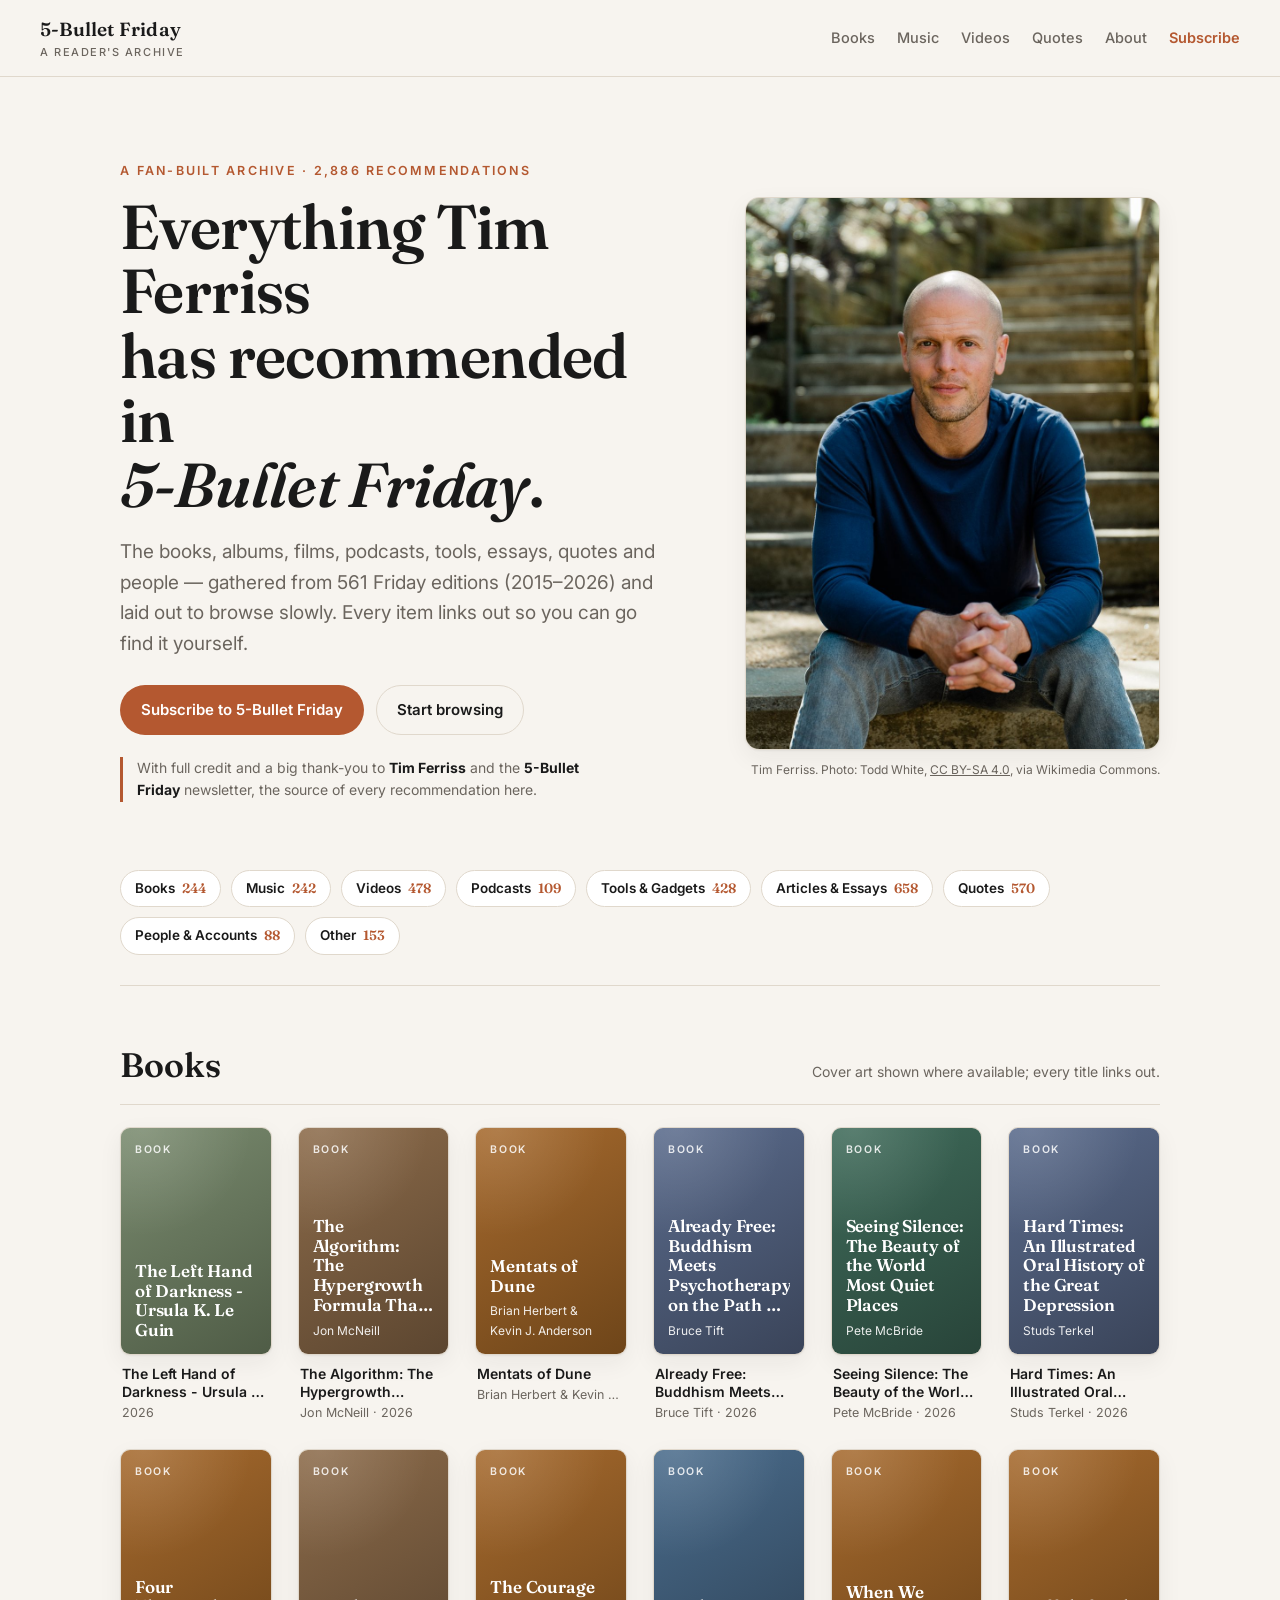
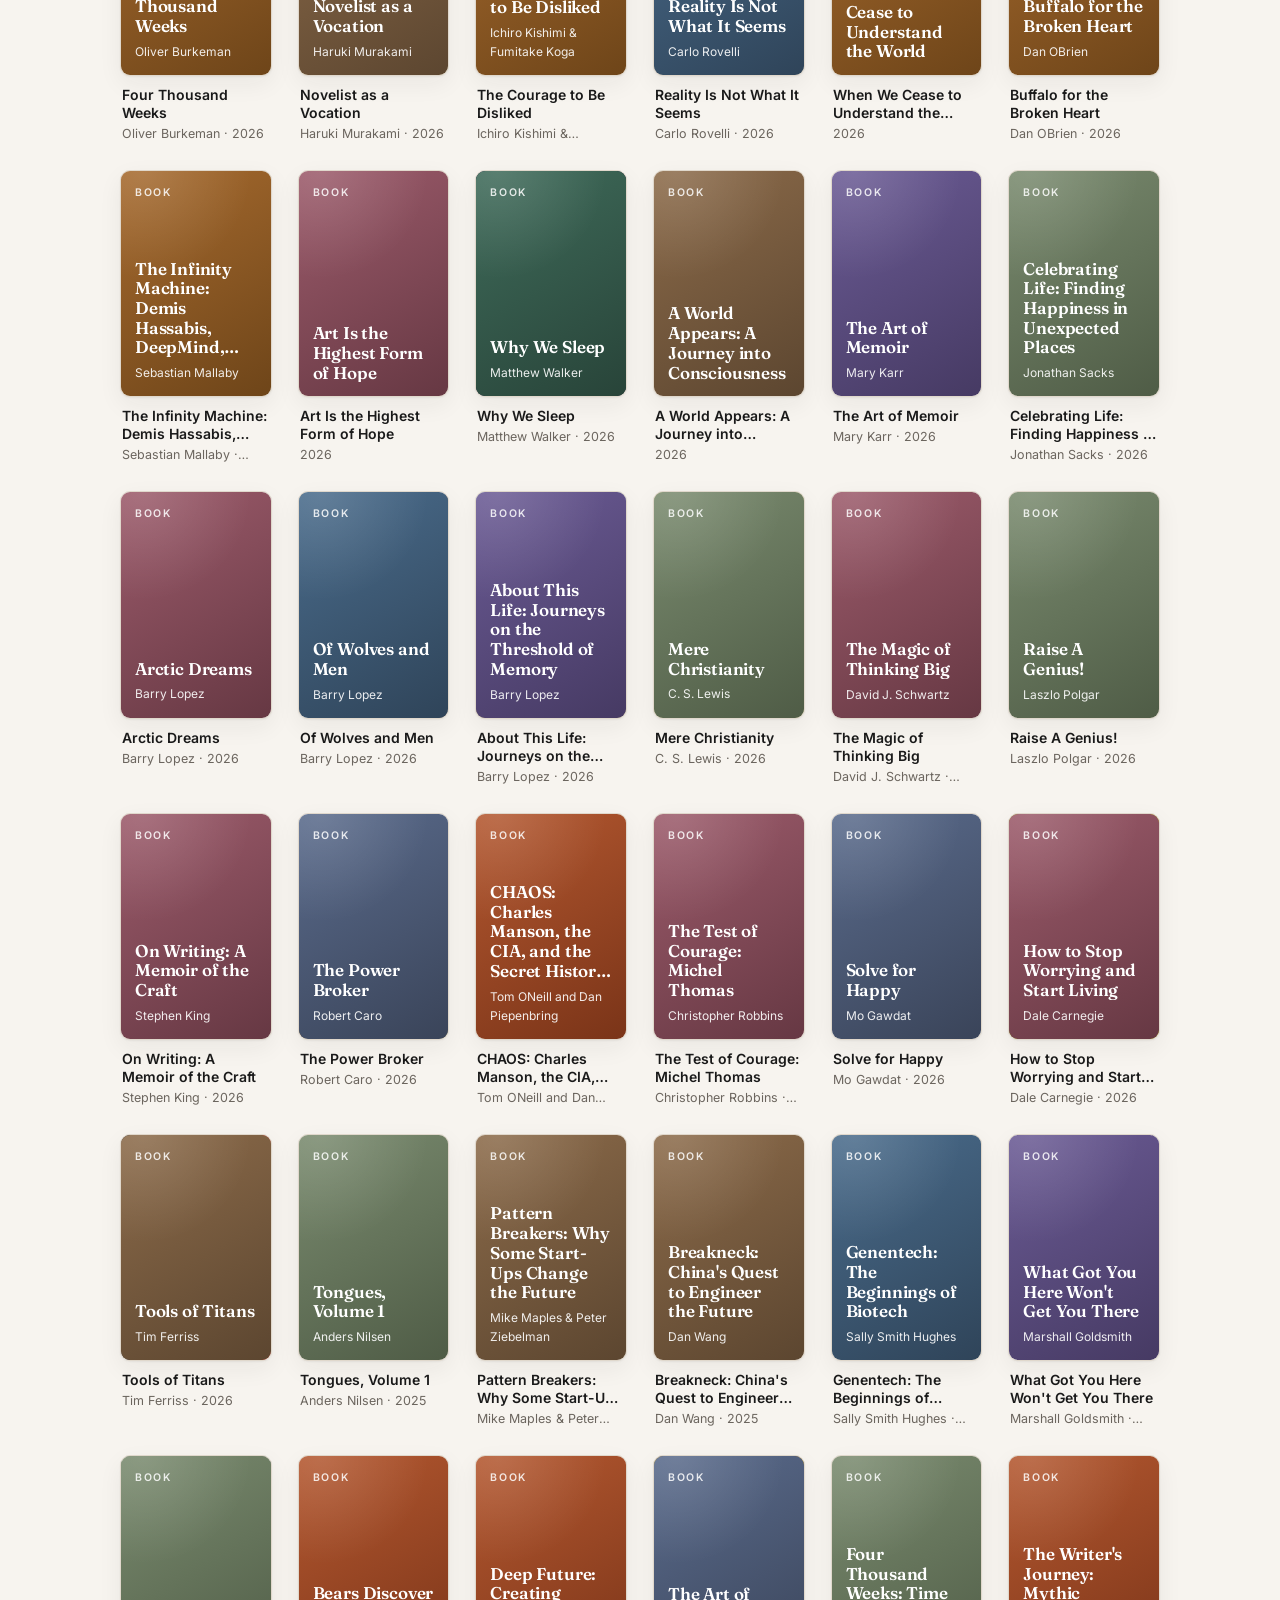
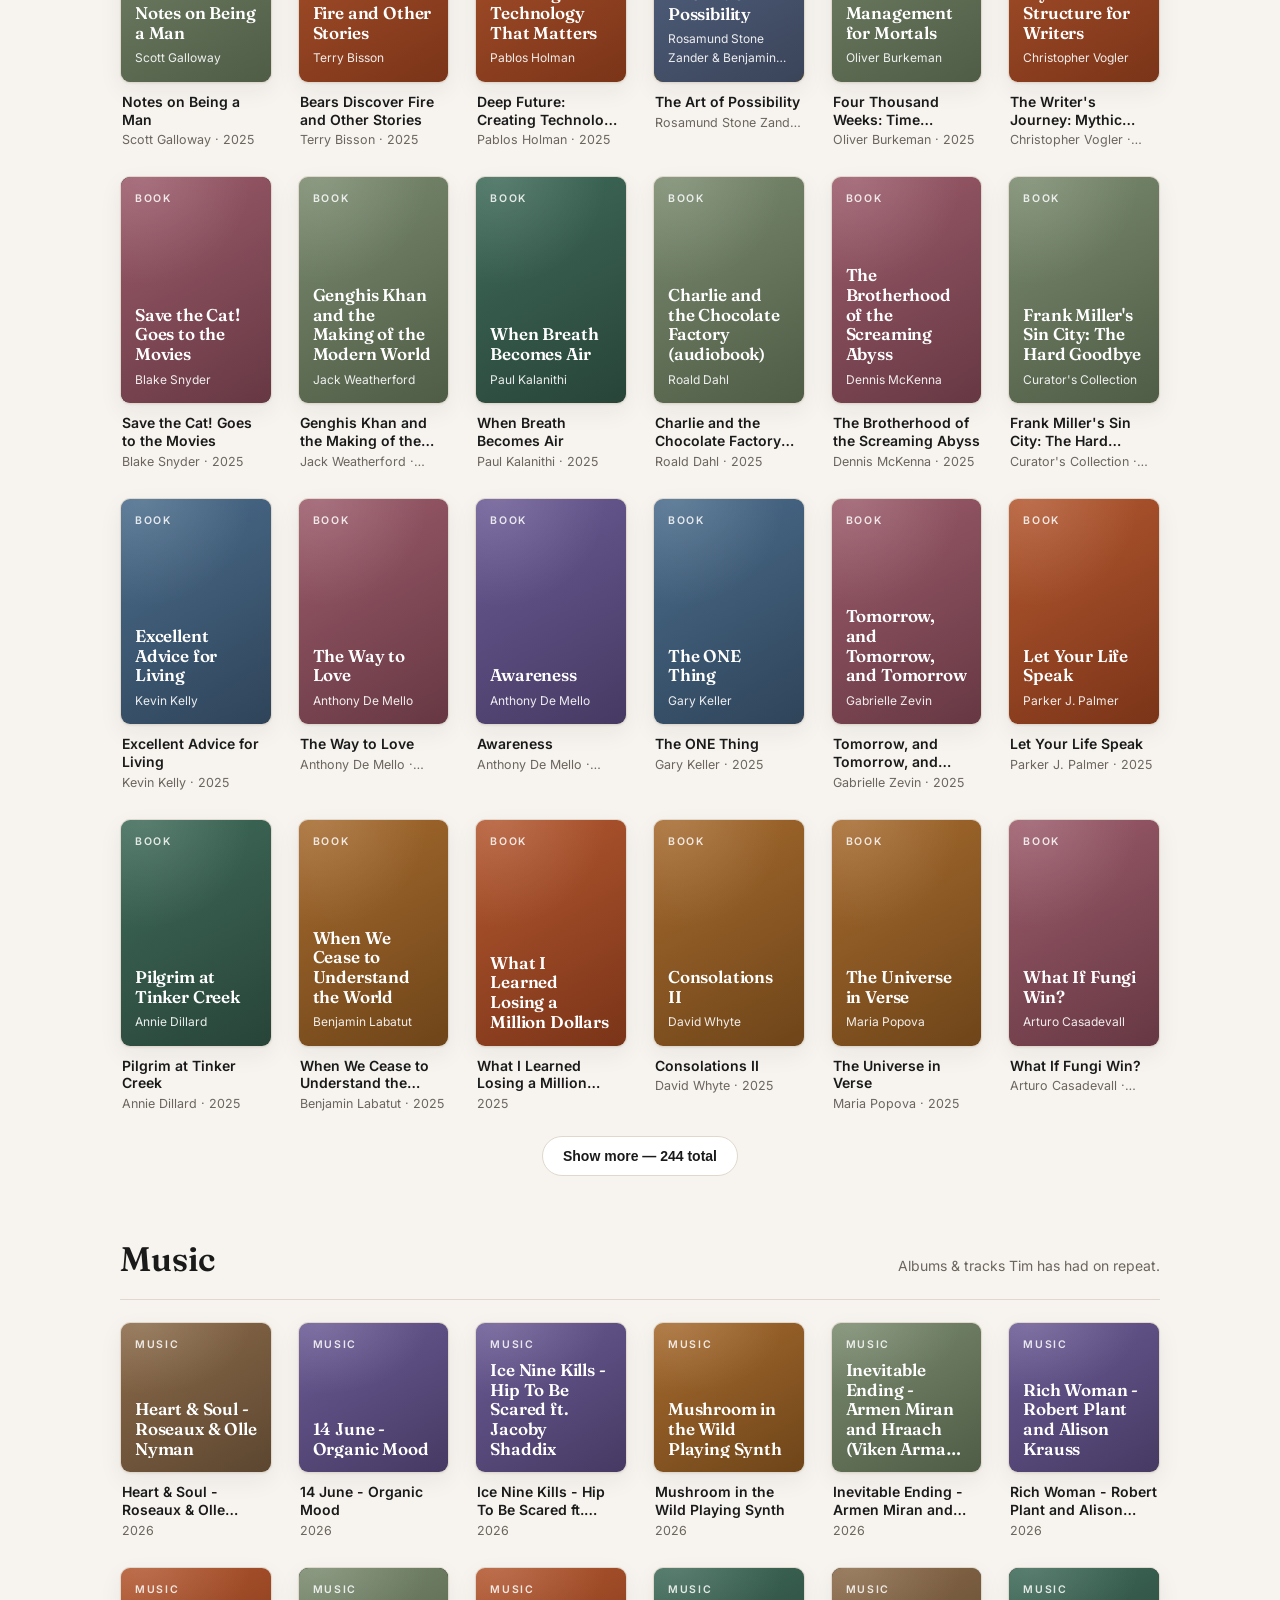
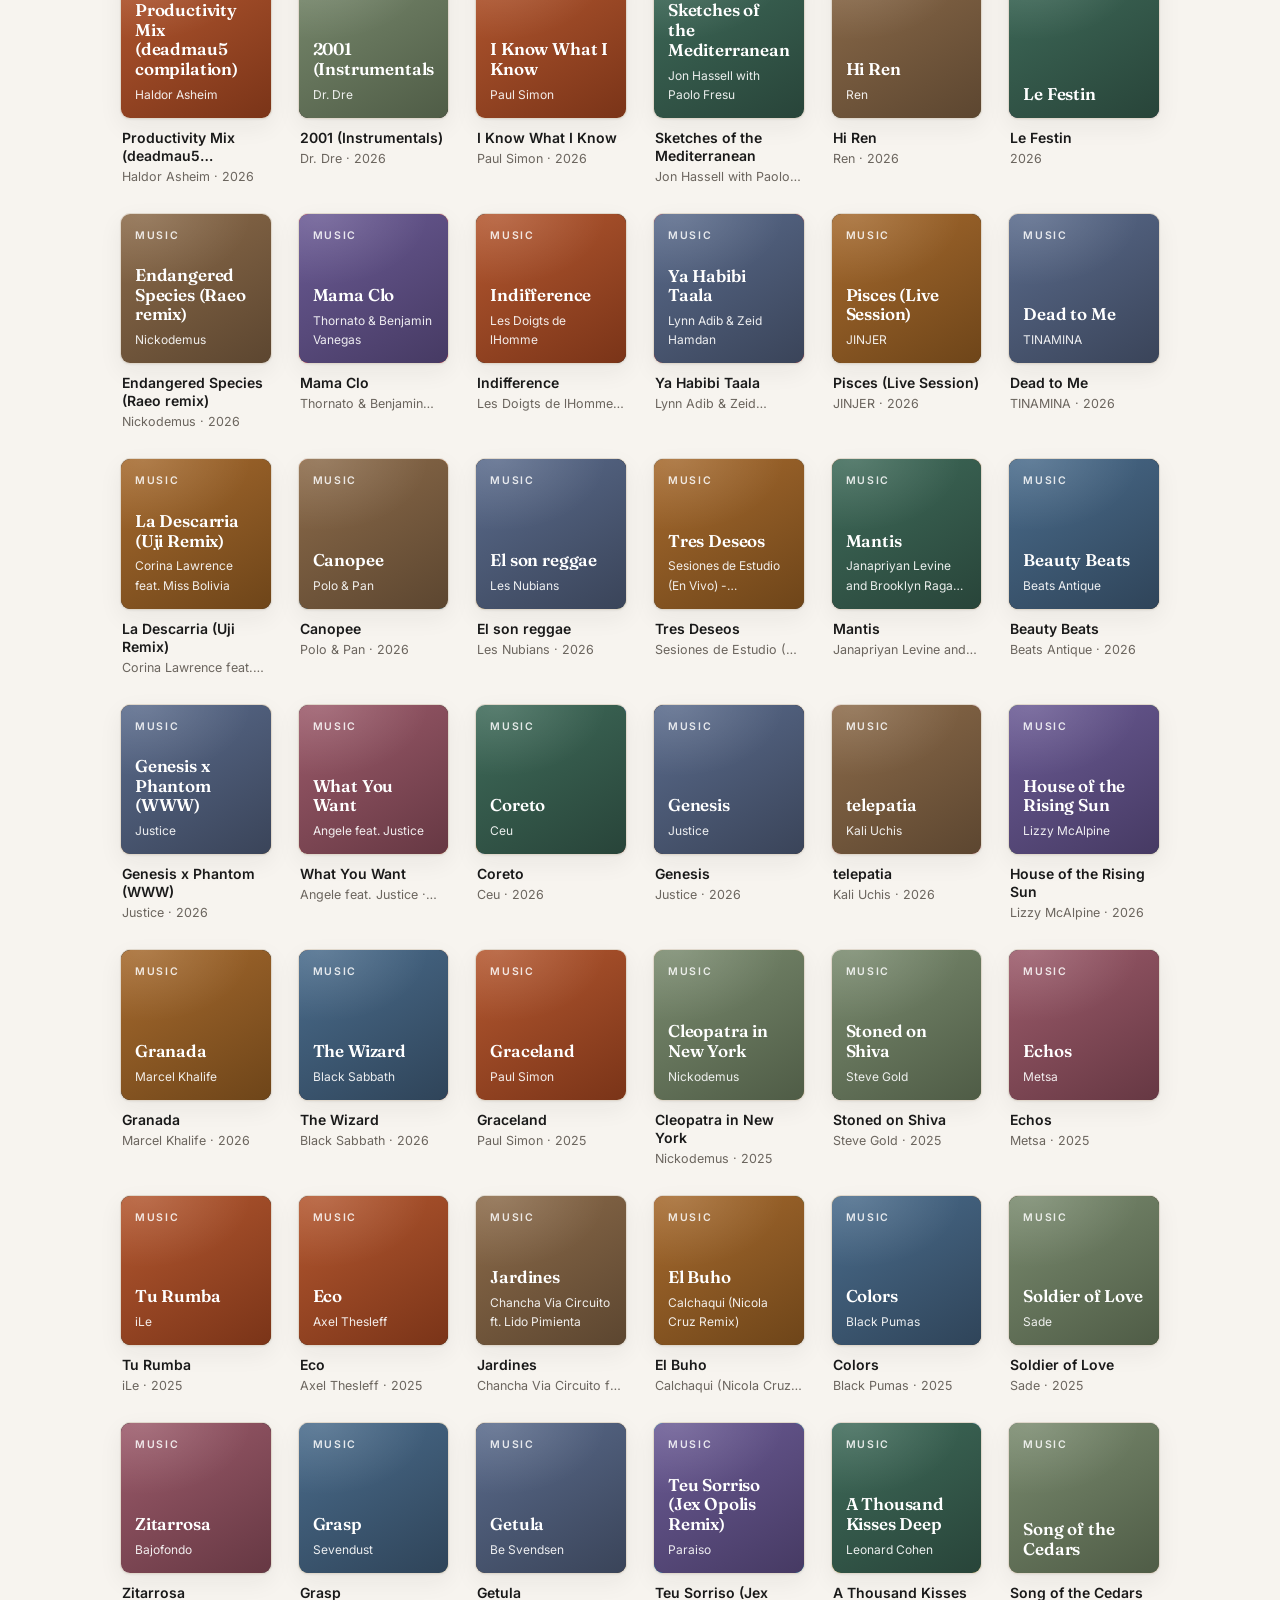
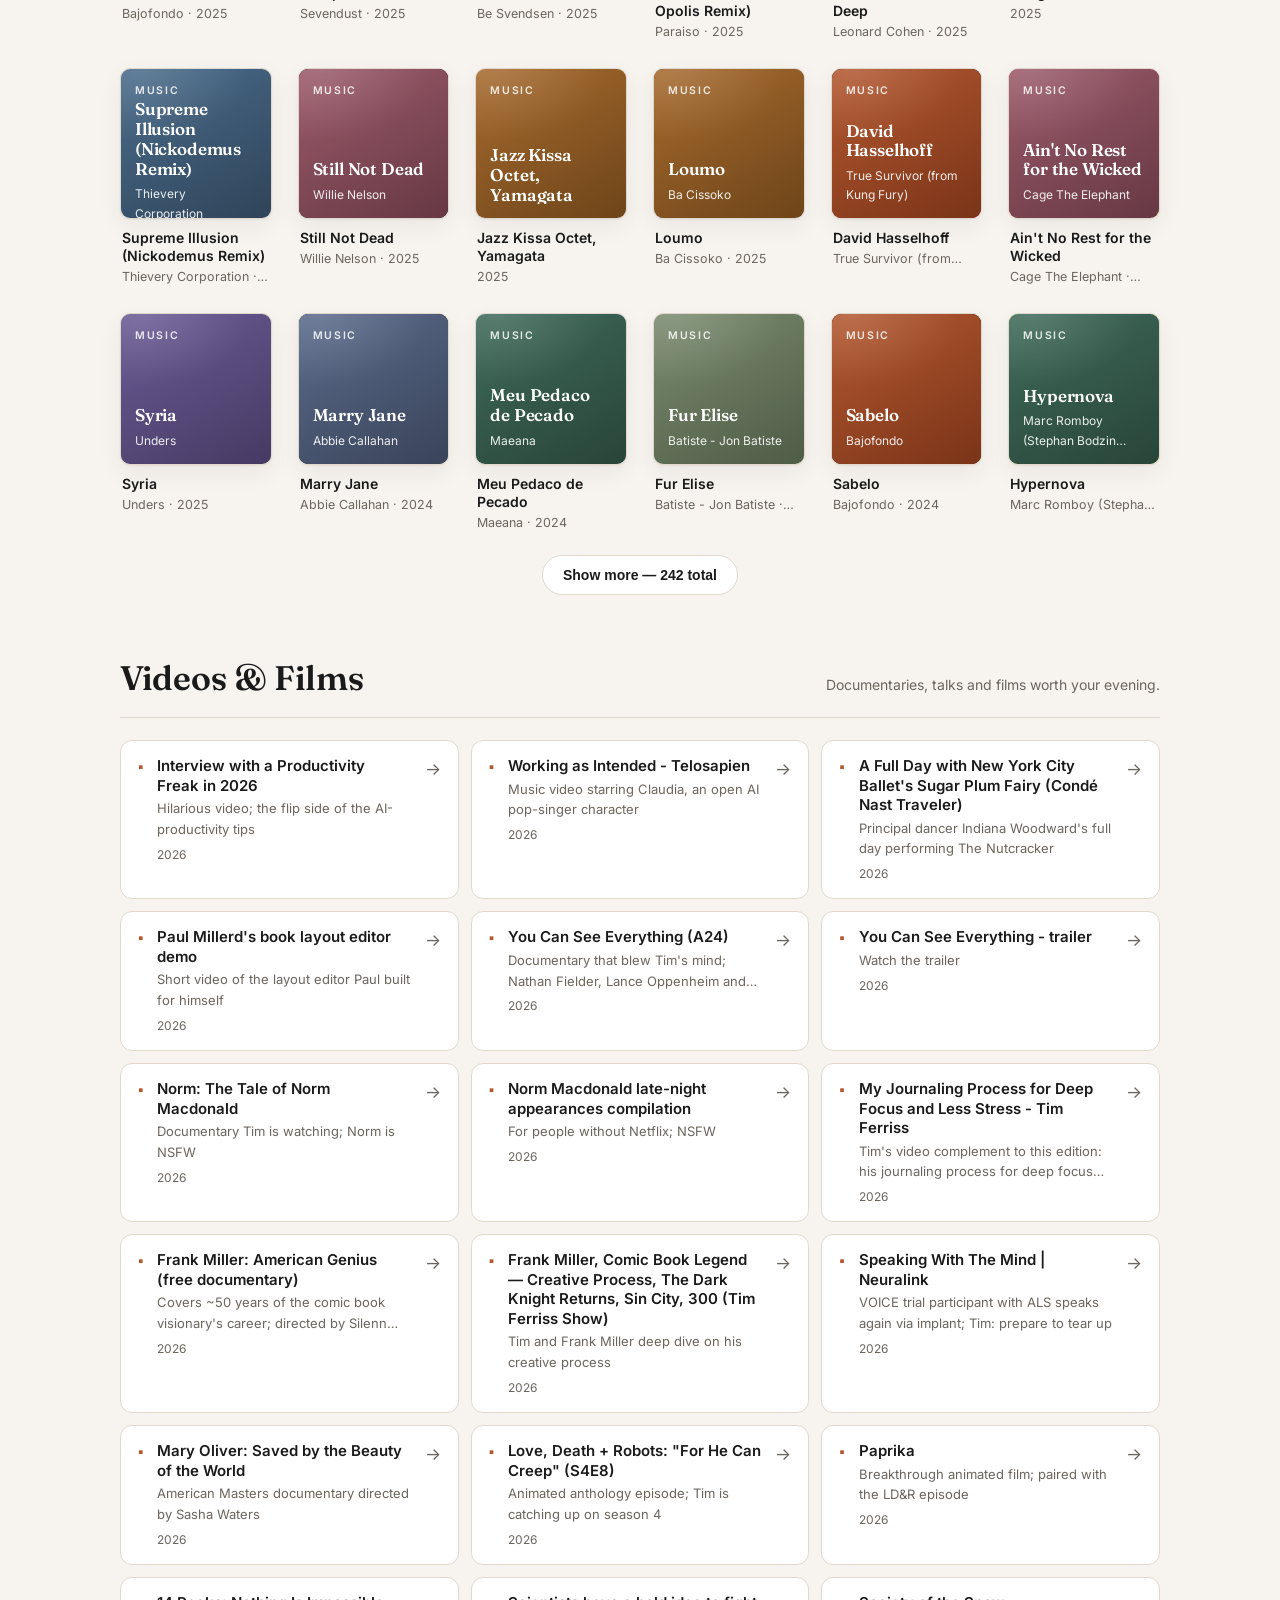
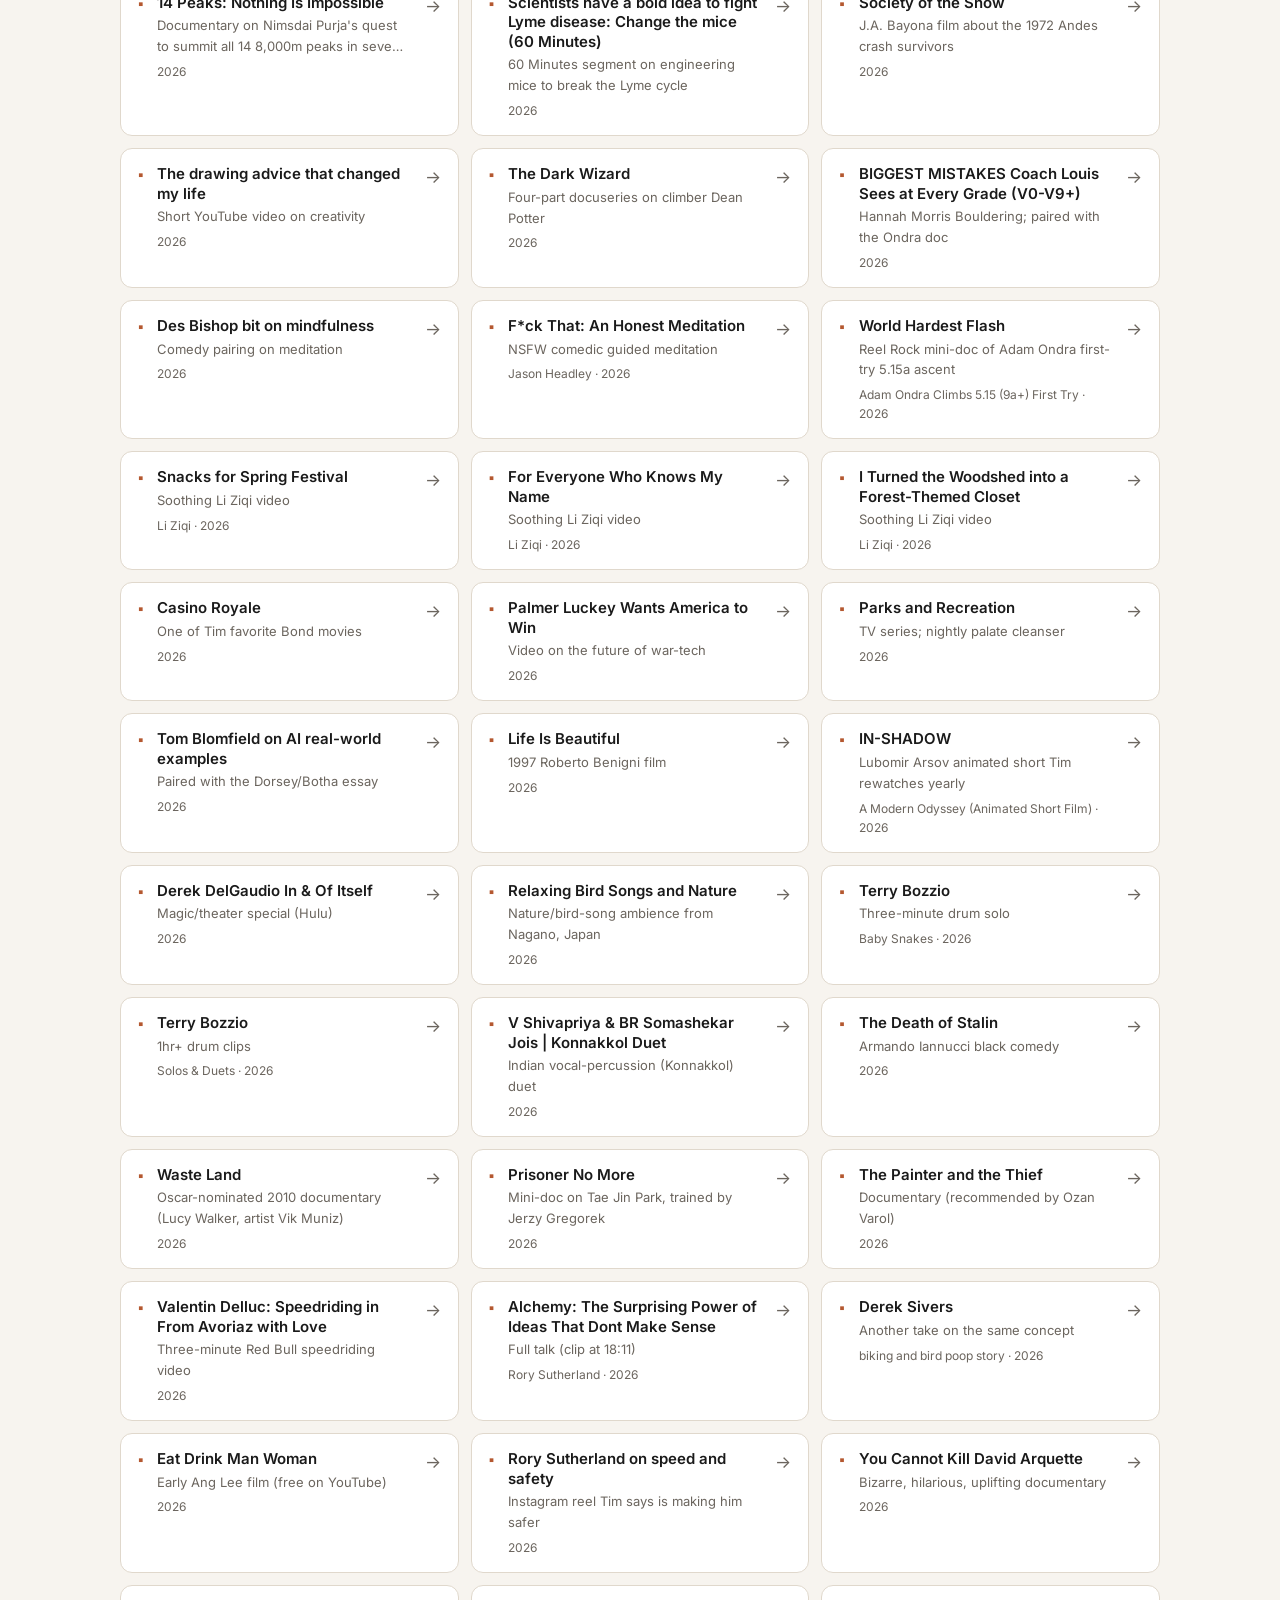
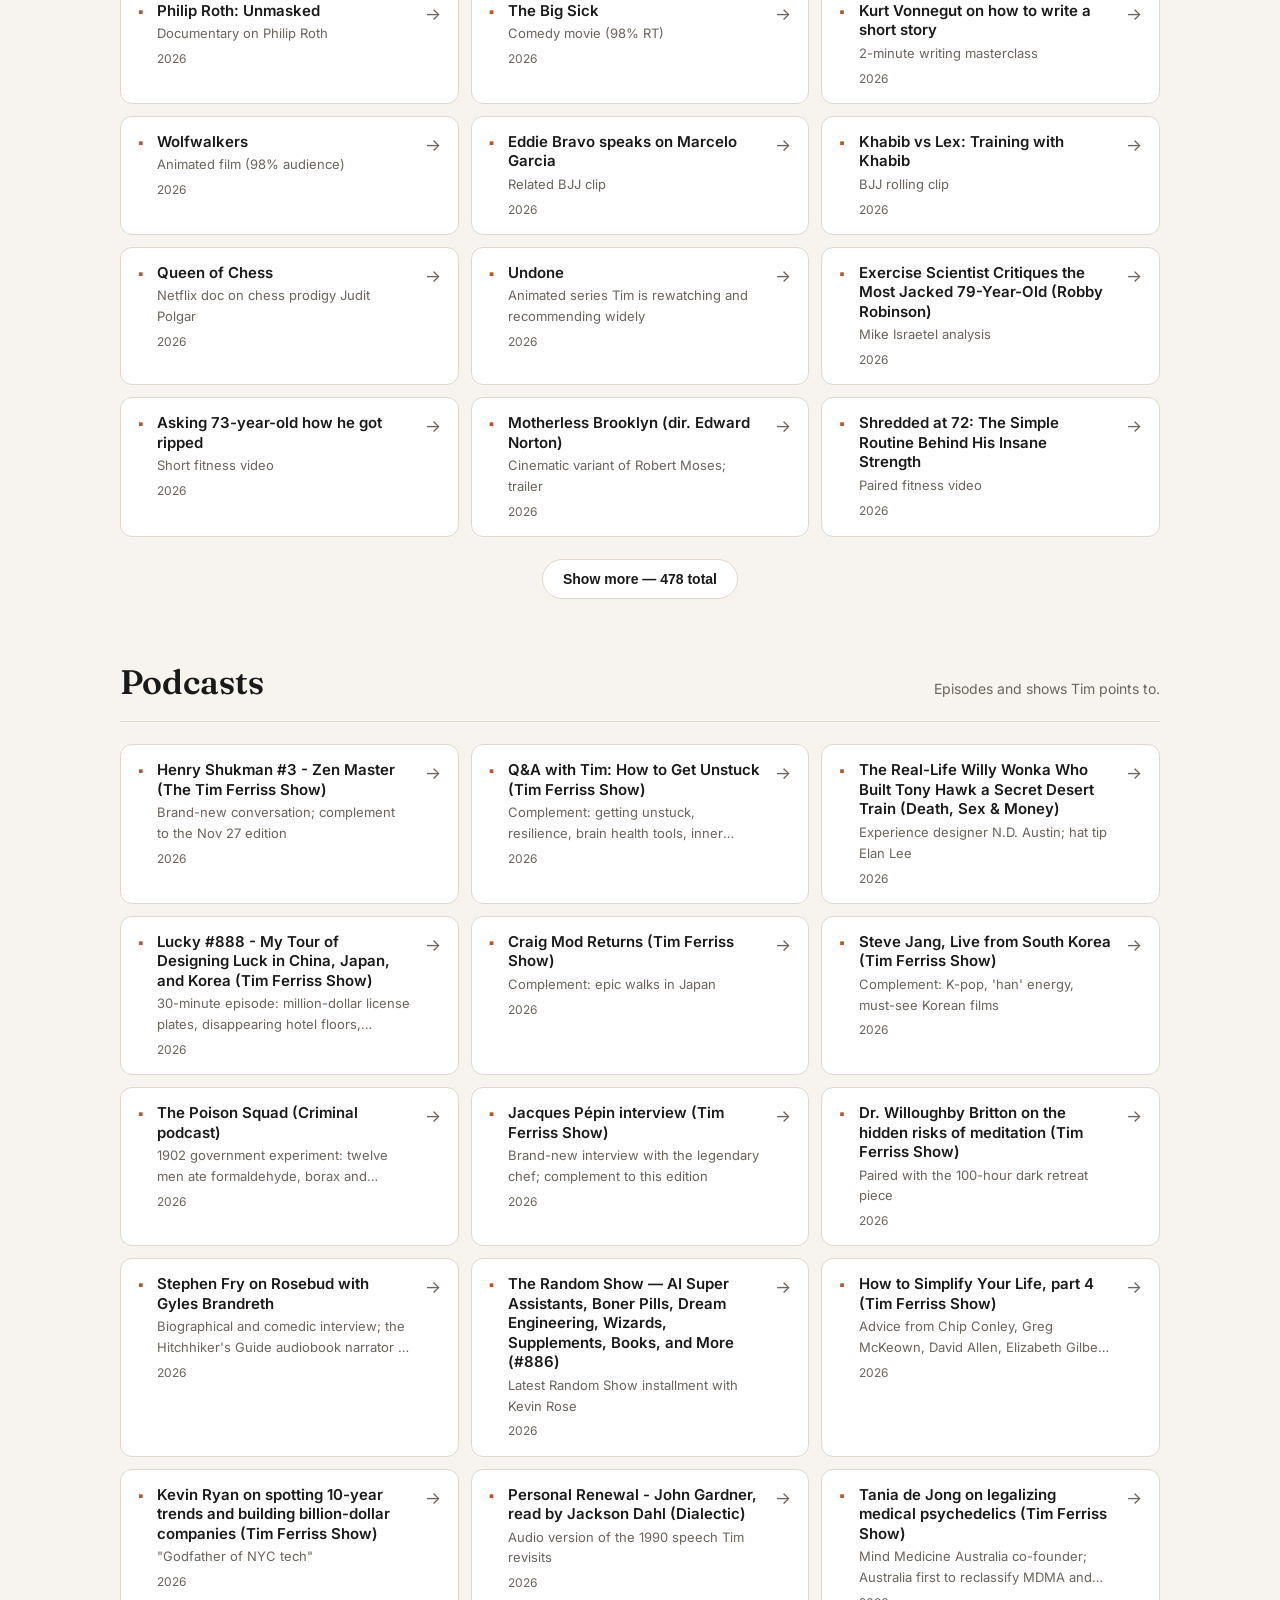
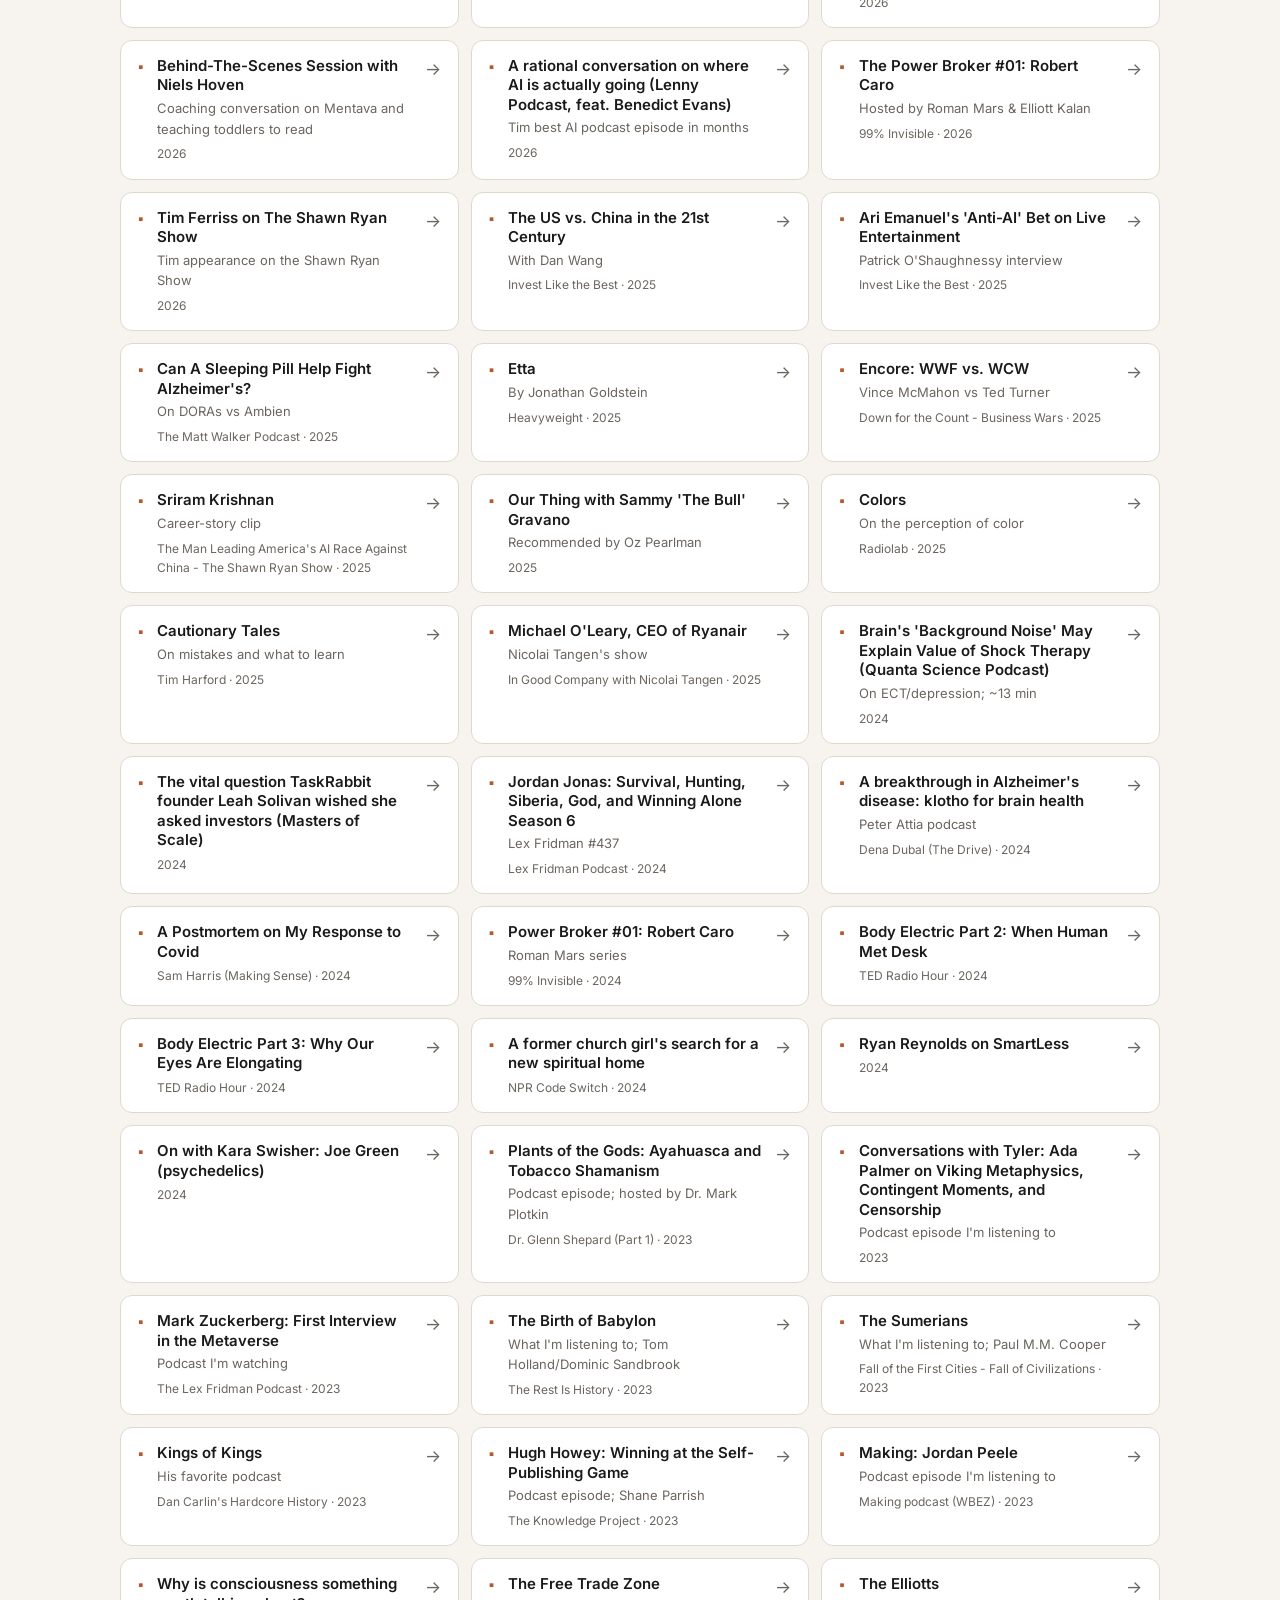
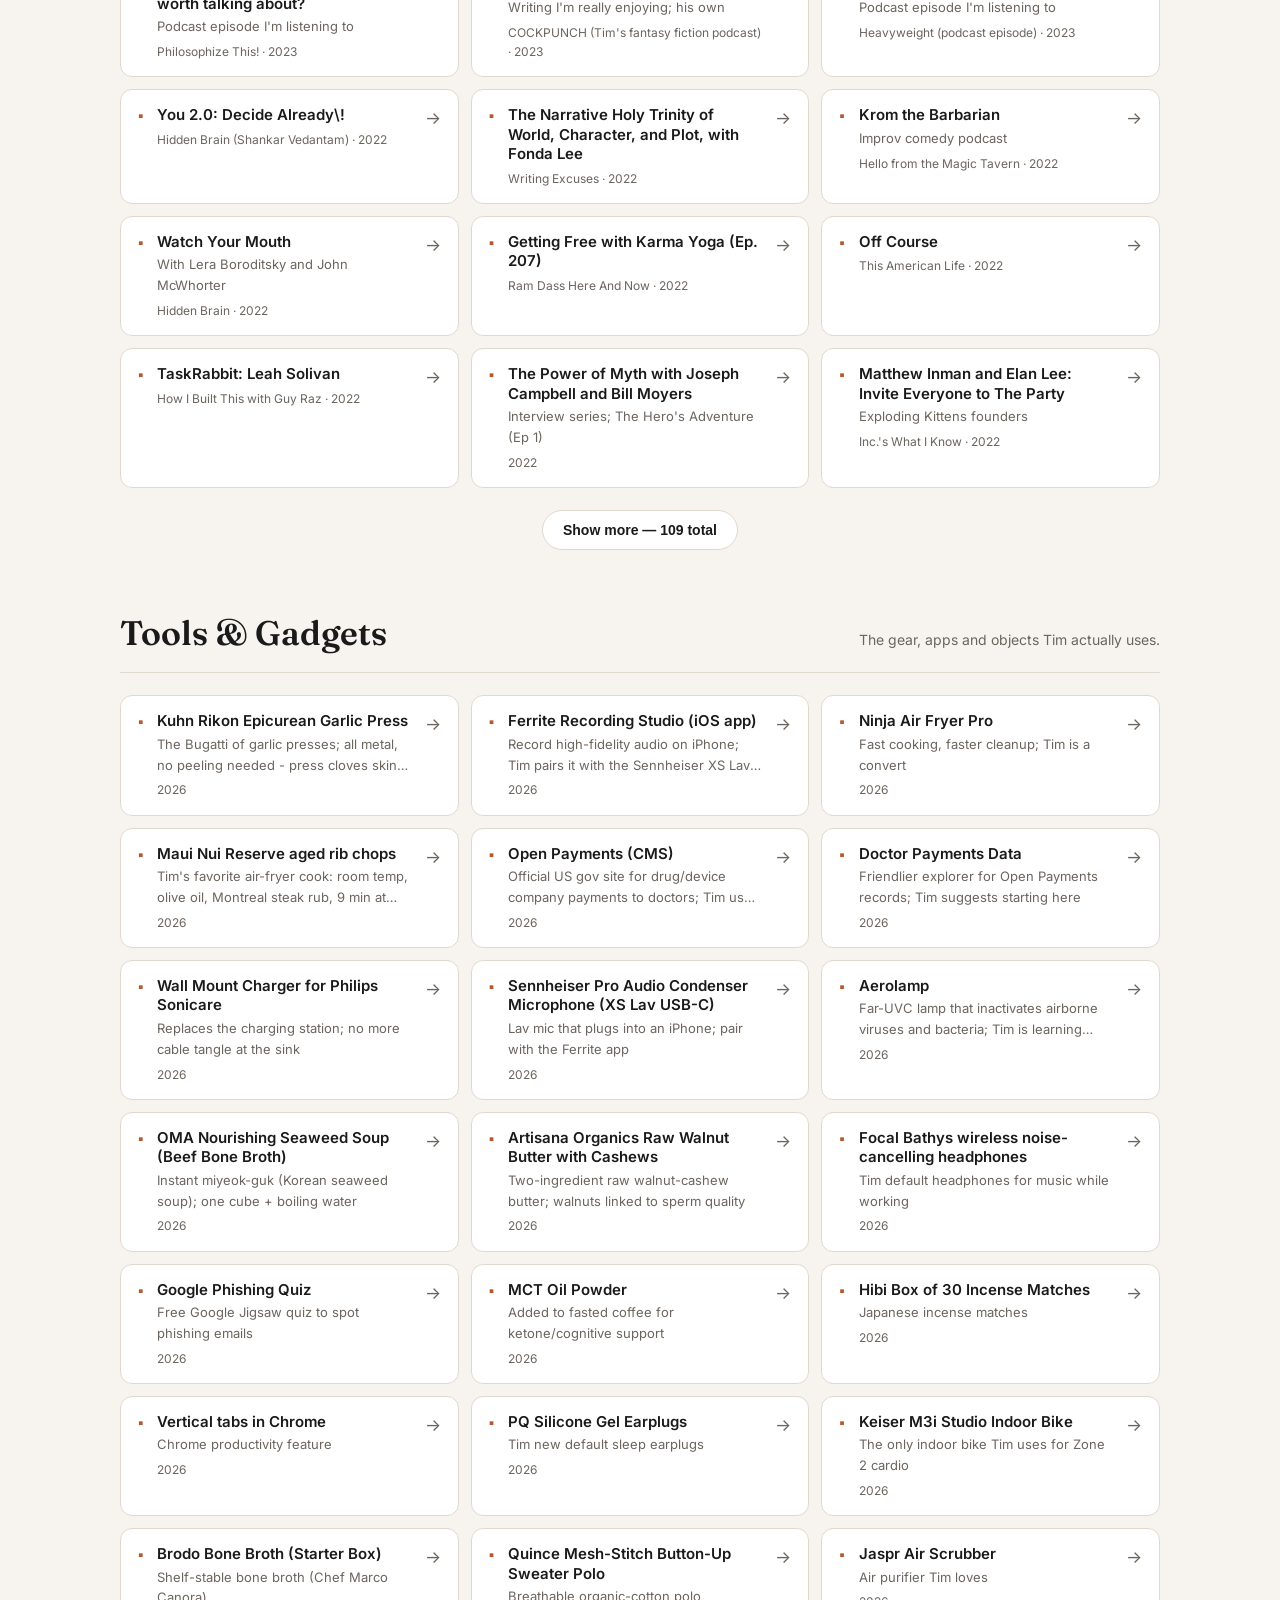
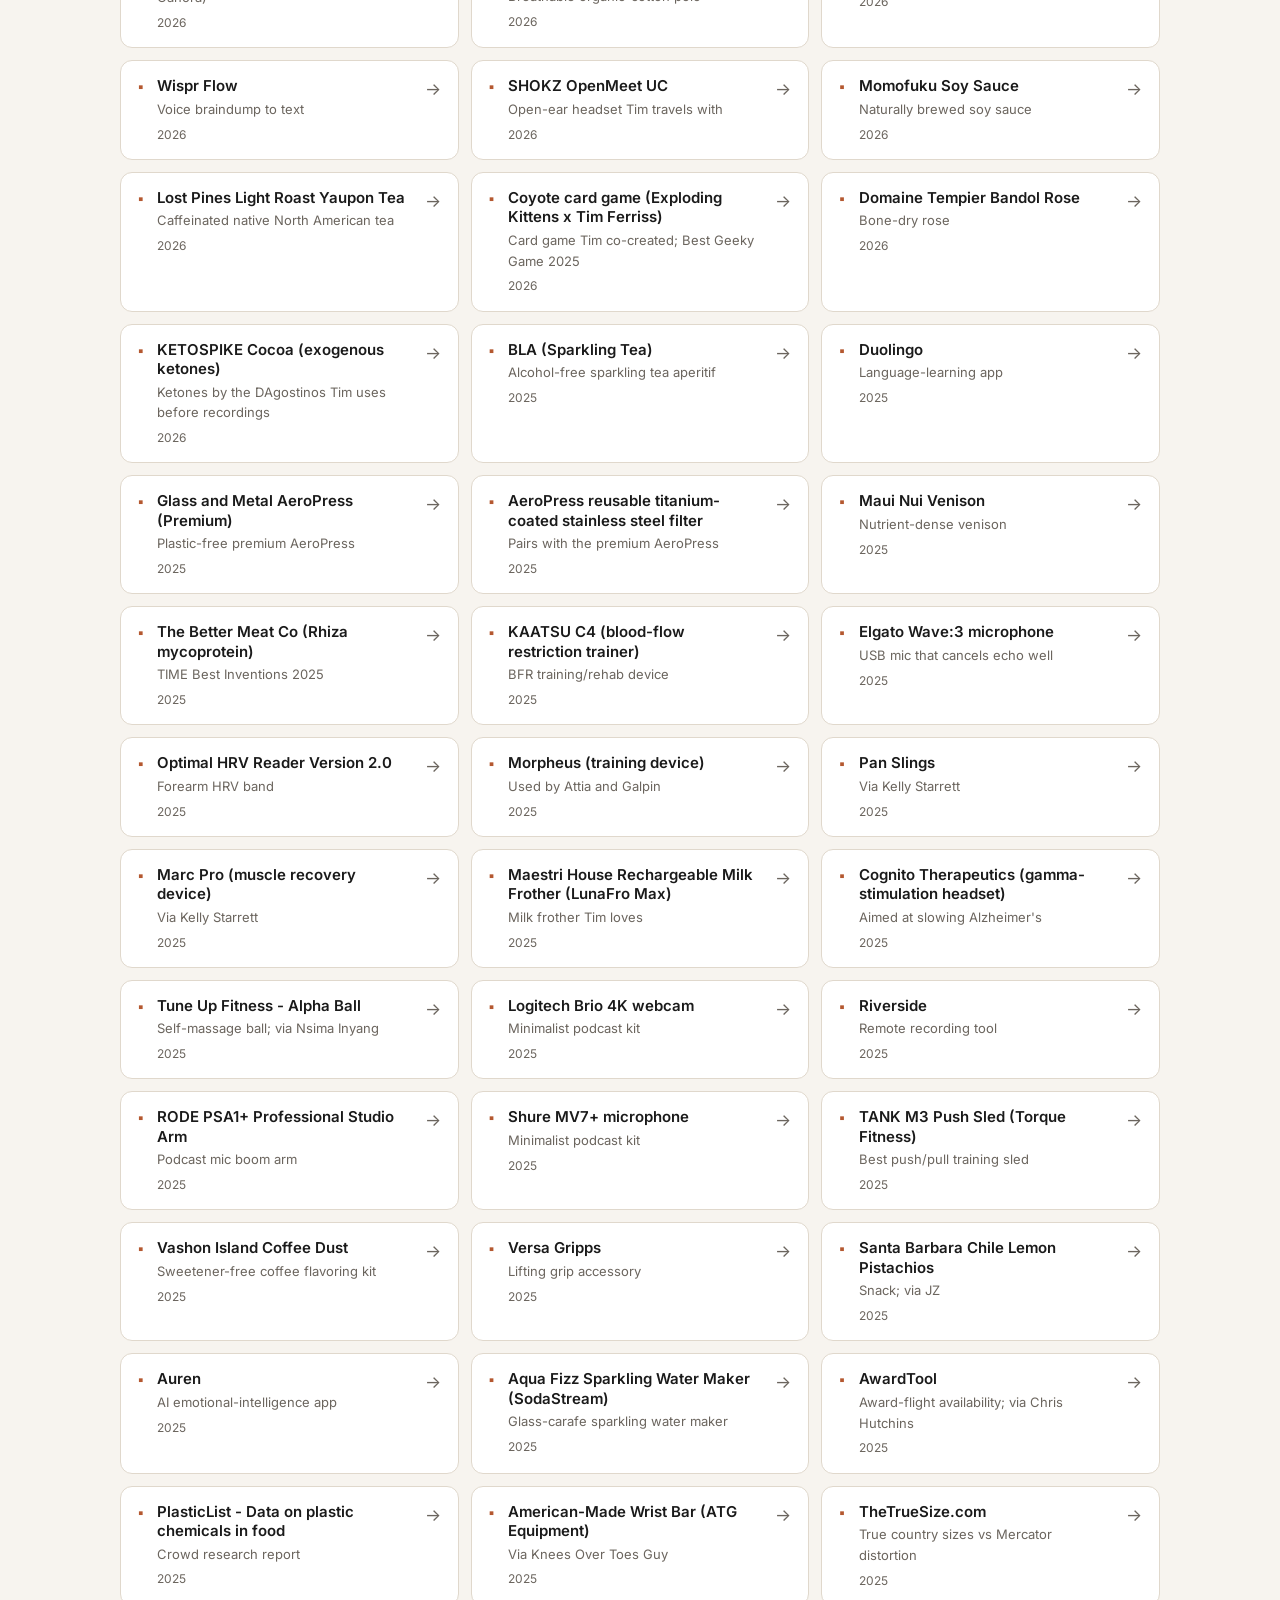
<file: index.html>
<!DOCTYPE html>
<html lang="en">
<head>
<meta charset="utf-8" />
<meta name="viewport" content="width=device-width, initial-scale=1" />
<title>5-Bullet Friday — A Reader's Archive</title>
<meta name="description" content="A browsable archive of everything Tim Ferriss has recommended in his 5-Bullet Friday newsletter — 2,886 books, albums, films, podcasts, tools, essays, quotes and people. A fan project, with full credit and thanks to Tim Ferriss." />
<meta name="robots" content="index,follow" />
<link rel="icon" type="image/svg+xml" href="favicon.svg" />
<link rel="icon" type="image/png" sizes="32x32" href="favicon-32x32.png" />
<link rel="apple-touch-icon" href="apple-touch-icon.png" />
<meta property="og:type" content="website" />
<meta property="og:site_name" content="5-Bullet Friday — A Reader's Archive" />
<meta property="og:url" content="https://five-bullet-friday.netlify.app/" />
<meta property="og:title" content="5-Bullet Friday — A Reader's Archive" />
<meta property="og:description" content="2,886 recommendations from Tim Ferriss's 5-Bullet Friday, gathered by category and laid out to browse. A fan project, with full credit and thanks." />
<meta property="og:image" content="https://five-bullet-friday.netlify.app/assets/social-card.jpg" />
<meta property="og:image:width" content="1200" />
<meta property="og:image:height" content="630" />
<meta name="twitter:card" content="summary_large_image" />
<meta name="twitter:title" content="5-Bullet Friday — A Reader's Archive" />
<meta name="twitter:description" content="2,886 recommendations from Tim Ferriss's 5-Bullet Friday, gathered by category and laid out to browse. A fan project, with full credit and thanks." />
<meta name="twitter:image" content="https://five-bullet-friday.netlify.app/assets/social-card.jpg" />
<link rel="preconnect" href="https://fonts.googleapis.com" />
<link rel="preconnect" href="https://fonts.gstatic.com" crossorigin />
<link href="https://fonts.googleapis.com/css2?family=Fraunces:opsz,wght@9..144,400;9..144,500;9..144,600;9..144,700&family=Inter:wght@400;500;600&display=swap" rel="stylesheet" />
<link rel="stylesheet" href="styles.css" />
</head>
<body>
<header class="site-head">
  <a class="brand" href="#top">5&#8209;Bullet&nbsp;Friday <span class="brand-sub">A Reader's Archive</span></a>
  <nav class="nav">
    <a href="#books">Books</a>
    <a href="#music">Music</a>
    <a href="#videos">Videos</a>
    <a href="#quotes">Quotes</a>
    <a href="#about">About</a>
    <a class="subscribe-link" href="https://tim.blog/friday" target="_blank" rel="noopener">Subscribe</a>
  </nav>
</header>

<main id="top">
  <section class="hero">
    <div class="hero-copy">
      <p class="eyebrow">A fan-built archive &middot; 2,886 recommendations</p>
      <h1>Everything Tim Ferriss<br />has recommended in<br /><em>5-Bullet Friday</em>.</h1>
      <p class="lede">The books, albums, films, podcasts, tools, essays, quotes and people &mdash; gathered from 561 Friday editions (2015&ndash;2026) and laid out to browse slowly. Every item links out so you can go find it yourself.</p>
      <div class="hero-actions">
        <a class="btn btn-primary" href="https://tim.blog/friday" target="_blank" rel="noopener">Subscribe to 5-Bullet Friday</a>
        <a class="btn btn-ghost" href="#books">Start browsing</a>
      </div>
      <p class="thanks">With full credit and a big thank-you to <strong>Tim Ferriss</strong> and the <strong>5-Bullet Friday</strong> newsletter, the source of every recommendation here.</p>
    </div>
    <figure class="hero-portrait">
      <div class="portrait-frame">
        <img src="assets/tim-ferriss.jpg" alt="Portrait of Tim Ferriss" width="934" height="1400" />
      </div>
      <figcaption>Tim Ferriss. Photo: Todd White, <a href="https://creativecommons.org/licenses/by-sa/4.0" target="_blank" rel="noopener">CC BY-SA 4.0</a>, via Wikimedia Commons.</figcaption>
    </figure>
  </section>

  <nav class="jump" aria-label="Section counts"></nav>

  <section id="books" class="collection" data-type="book">
    <div class="section-head"><h2>Books</h2><p class="section-note">Cover art shown where available; every title links out.</p></div>
    <div class="grid grid-covers" data-grid></div>
  </section>

  <section id="music" class="collection" data-type="music">
    <div class="section-head"><h2>Music</h2><p class="section-note">Albums &amp; tracks Tim has had on repeat.</p></div>
    <div class="grid grid-covers" data-grid></div>
  </section>

  <section id="videos" class="collection" data-type="video">
    <div class="section-head"><h2>Videos &amp; Films</h2><p class="section-note">Documentaries, talks and films worth your evening.</p></div>
    <div class="grid grid-list" data-grid></div>
  </section>

  <section id="podcasts" class="collection" data-type="podcast">
    <div class="section-head"><h2>Podcasts</h2><p class="section-note">Episodes and shows Tim points to.</p></div>
    <div class="grid grid-list" data-grid></div>
  </section>

  <section id="tools" class="collection" data-type="tool">
    <div class="section-head"><h2>Tools &amp; Gadgets</h2><p class="section-note">The gear, apps and objects Tim actually uses.</p></div>
    <div class="grid grid-list" data-grid></div>
  </section>

  <section id="essays" class="collection" data-type="essay">
    <div class="section-head"><h2>Articles &amp; Essays</h2><p class="section-note">Reading worth saving for the weekend.</p></div>
    <div class="grid grid-list" data-grid></div>
  </section>

  <section id="quotes" class="collection collection-quotes" data-type="quote">
    <div class="section-head"><h2>Quotes</h2><p class="section-note">Lines Tim has carried into his Friday note.</p></div>
    <div class="grid grid-quotes" data-grid></div>
  </section>

  <section id="people" class="collection" data-type="people">
    <div class="section-head"><h2>People &amp; Accounts</h2><p class="section-note">People and accounts worth following.</p></div>
    <div class="grid grid-list" data-grid></div>
  </section>

  <section id="other" class="collection" data-type="other">
    <div class="section-head"><h2>Other</h2><p class="section-note">Ideas, terms and everything else worth a look.</p></div>
    <div class="grid grid-list" data-grid></div>
  </section>

  <section id="about" class="about">
    <h2>About this page</h2>
    <p>This is a personal, non-commercial fan project &mdash; a way to browse the wonderful things <strong>Tim Ferriss</strong> shares each week in his <a href="https://tim.blog/friday" target="_blank" rel="noopener"><strong>5-Bullet Friday</strong></a> newsletter. Everything here was gathered from 561 editions between July 2015 and August 2026. All recommendations, and all the credit, belong to Tim and 5-Bullet Friday. If you enjoy what you find here, the best thing you can do is <a href="https://tim.blog/friday" target="_blank" rel="noopener">subscribe to the newsletter</a> and get it straight from the source.</p>
    <p>Nothing is collected from you on this page: there are no accounts, no tracking and no email sign-up here &mdash; the Subscribe buttons simply send you to Tim's official page.</p>
    <div class="disclaimer">
      <h3>A note on accuracy</h3>
      <p>This archive was assembled with the help of AI, working from the newsletter's back-catalogue. That means it may contain mistakes &mdash; a wrong title, a mismatched cover, a misattributed author or the occasional broken link. Any such errors are entirely mine and are <strong>not</strong> the responsibility of Tim Ferriss or the 5-Bullet Friday newsletter. If you spot something off, please treat the official newsletter as the source of truth.</p>
    </div>
  </section>
</main>

<footer class="site-foot">
  <div class="foot-inner">
    <p class="foot-credit">Built by <a href="https://x.com/manojmandy" target="_blank" rel="noopener">Manoj</a> &mdash; a huge fan of Tim Ferriss.</p>
    <p class="foot-sub">A non-commercial fan project. All recommendations &amp; credit belong to <a href="https://tim.blog/friday" target="_blank" rel="noopener">Tim Ferriss &amp; 5-Bullet Friday</a>. AI-assisted &mdash; any errors are mine, not the newsletter's.</p>
    <a class="btn btn-primary btn-sm" href="https://tim.blog/friday" target="_blank" rel="noopener">Subscribe to 5-Bullet Friday</a>
  </div>
</footer>

<script src="app.js"></script>
</body>
</html>
</file>
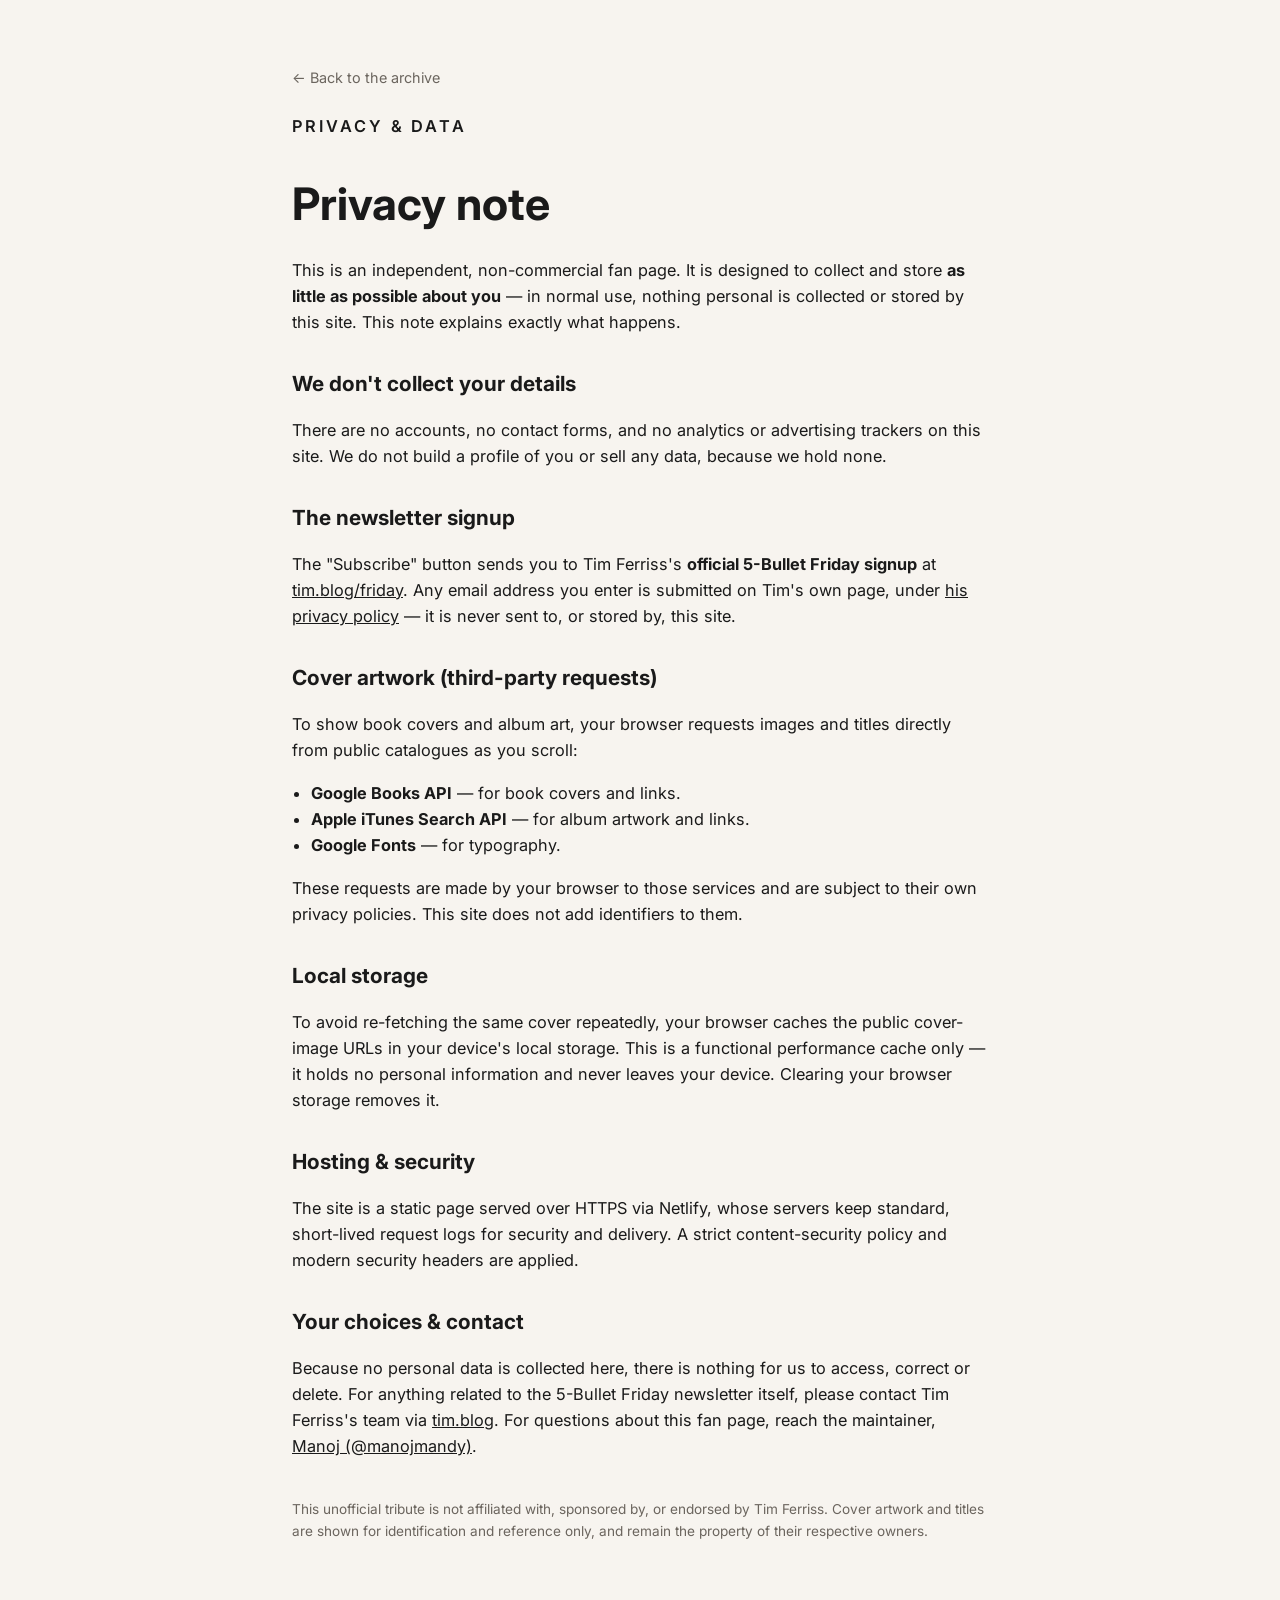
<file: privacy.html>
<!DOCTYPE html>
<html lang="en">
<head>
<meta charset="utf-8" />
<meta name="viewport" content="width=device-width, initial-scale=1" />
<title>Privacy — 5-Bullet Friday Resources</title>
<meta name="robots" content="index,follow" />
<link href="https://fonts.googleapis.com/css2?family=Fraunces:opsz,wght@9..144,400;9..144,500&family=Inter:wght@400;500;600&display=swap" rel="stylesheet" />
<link rel="stylesheet" href="styles.css" />
<style>
  .doc{max-width:760px;margin:0 auto;padding:clamp(2rem,6vw,4rem) clamp(1rem,4vw,2rem)}
  .doc h1{font-size:clamp(2rem,4vw,2.8rem);margin-bottom:.4rem}
  .doc h2{font-size:1.3rem;margin:2rem 0 .6rem}
  .doc p,.doc li{color:var(--ink-soft);font-size:1.02rem}
  .doc a{color:var(--accent-ink)}
  .doc .back{display:inline-block;margin-bottom:1.5rem;font-size:.9rem;color:var(--muted);text-decoration:none}
  .doc ul{padding-left:1.2rem}
</style>
</head>
<body>
<main class="doc">
  <a class="back" href="index.html">&larr; Back to the archive</a>
  <p class="eyebrow">Privacy &amp; data</p>
  <h1>Privacy note</h1>
  <p>This is an independent, non-commercial fan page. It is designed to collect and store
     <strong>as little as possible about you</strong> — in normal use, nothing personal is
     collected or stored by this site. This note explains exactly what happens.</p>

  <h2>We don't collect your details</h2>
  <p>There are no accounts, no contact forms, and no analytics or advertising trackers on this
     site. We do not build a profile of you or sell any data, because we hold none.</p>

  <h2>The newsletter signup</h2>
  <p>The "Subscribe" button sends you to Tim Ferriss's <strong>official 5-Bullet Friday signup</strong>
     at <a href="https://tim.blog/friday" target="_blank" rel="noopener">tim.blog/friday</a>. Any email
     address you enter is submitted on Tim's own page, under
     <a href="https://tim.blog/privacy/" target="_blank" rel="noopener">his privacy policy</a> — it is
     never sent to, or stored by, this site.</p>

  <h2>Cover artwork (third-party requests)</h2>
  <p>To show book covers and album art, your browser requests images and titles directly from public
     catalogues as you scroll:</p>
  <ul>
    <li><strong>Google Books API</strong> — for book covers and links.</li>
    <li><strong>Apple iTunes Search API</strong> — for album artwork and links.</li>
    <li><strong>Google Fonts</strong> — for typography.</li>
  </ul>
  <p>These requests are made by your browser to those services and are subject to their own privacy
     policies. This site does not add identifiers to them.</p>

  <h2>Local storage</h2>
  <p>To avoid re-fetching the same cover repeatedly, your browser caches the public cover-image URLs in
     your device's local storage. This is a functional performance cache only — it holds no personal
     information and never leaves your device. Clearing your browser storage removes it.</p>

  <h2>Hosting &amp; security</h2>
  <p>The site is a static page served over HTTPS via Netlify, whose servers keep standard, short-lived
     request logs for security and delivery. A strict content-security policy and modern security
     headers are applied.</p>

  <h2>Your choices &amp; contact</h2>
  <p>Because no personal data is collected here, there is nothing for us to access, correct or delete.
     For anything related to the 5-Bullet Friday newsletter itself, please contact Tim Ferriss's team
     via <a href="https://tim.blog/" target="_blank" rel="noopener">tim.blog</a>. For questions about
     this fan page, reach the maintainer,
     <a href="https://x.com/manojmandy" target="_blank" rel="noopener">Manoj (@manojmandy)</a>.</p>

  <p style="margin-top:2.5rem;color:var(--muted);font-size:.85rem">This unofficial tribute is not
     affiliated with, sponsored by, or endorsed by Tim Ferriss. Cover artwork and titles are shown for
     identification and reference only, and remain the property of their respective owners.</p>
</main>
</body>
</html>
</file>
<file: styles.css>
:root{
  --paper:#F7F4EF; --paper-2:#EFE9E0; --ink:#1A1A1A; --muted:#6B655E;
  --line:#E0D8CC; --accent:#B45830; --accent-2:#D4802E; --sage:#7A8B6F;
  --card:#FFFFFF; --shadow:0 1px 2px rgba(26,26,26,.05),0 8px 24px rgba(26,26,26,.06);
  --radius:14px; --maxw:1120px;
}
*{box-sizing:border-box}
html{scroll-behavior:smooth}
body{
  margin:0;background:var(--paper);color:var(--ink);
  font-family:'Inter',system-ui,-apple-system,Segoe UI,Roboto,sans-serif;
  font-size:17px;line-height:1.6;-webkit-font-smoothing:antialiased;
}
a{color:inherit}
img{display:block;max-width:100%}
em{font-style:italic}

/* ---------- header ---------- */
.site-head{
  position:sticky;top:0;z-index:20;display:flex;align-items:center;justify-content:space-between;
  gap:16px;padding:14px clamp(16px,4vw,40px);background:rgba(247,244,239,.86);
  backdrop-filter:blur(10px);border-bottom:1px solid var(--line);
}
.brand{font-family:'Fraunces',serif;font-weight:600;font-size:19px;text-decoration:none;letter-spacing:.2px}
.brand-sub{display:block;font-family:'Inter';font-weight:500;font-size:11px;letter-spacing:.14em;text-transform:uppercase;color:var(--muted)}
.nav{display:flex;align-items:center;gap:clamp(10px,2vw,22px)}
.nav a{text-decoration:none;font-size:14.5px;font-weight:500;color:var(--muted);transition:color .18s}
.nav a:hover{color:var(--ink)}
.nav .subscribe-link{color:var(--accent);font-weight:600}
@media(max-width:680px){.nav a:not(.subscribe-link){display:none}}

/* ---------- hero ---------- */
main{max-width:var(--maxw);margin:0 auto;padding:0 clamp(16px,4vw,40px)}
.hero{display:grid;grid-template-columns:1.15fr .85fr;gap:clamp(24px,5vw,64px);align-items:center;padding:clamp(40px,7vw,84px) 0 clamp(28px,4vw,48px)}
.eyebrow{font-size:12.5px;letter-spacing:.18em;text-transform:uppercase;color:var(--accent);font-weight:600;margin:0 0 14px}
.hero h1{font-family:'Fraunces',serif;font-weight:600;font-size:clamp(34px,5.4vw,62px);line-height:1.04;letter-spacing:-.01em;margin:0 0 20px}
.lede{font-size:clamp(16px,1.7vw,19px);color:var(--muted);max-width:46ch;margin:0 0 26px}
.hero-actions{display:flex;flex-wrap:wrap;gap:12px;margin-bottom:22px}
.thanks{font-size:14px;color:var(--muted);max-width:52ch;border-left:3px solid var(--accent);padding-left:14px}
.thanks strong{color:var(--ink)}

.btn{display:inline-flex;align-items:center;justify-content:center;gap:8px;padding:12px 20px;border-radius:999px;font-weight:600;font-size:15px;text-decoration:none;border:1.5px solid transparent;transition:transform .12s ease,background .18s,color .18s}
.btn:hover{transform:translateY(-1px)}
.btn-primary{background:var(--accent);color:#fff}
.btn-primary:hover{background:#9c4826}
.btn-ghost{background:transparent;color:var(--ink);border-color:var(--line)}
.btn-ghost:hover{border-color:var(--ink)}
.btn-sm{padding:10px 16px;font-size:14px}

.hero-portrait{margin:0}
.portrait-frame{position:relative;aspect-ratio:3/4;border-radius:var(--radius);overflow:hidden;background:var(--paper-2);box-shadow:var(--shadow);border:1px solid var(--line)}
.portrait-frame img{width:100%;height:100%;object-fit:cover;object-position:50% 22%}
.hero-portrait figcaption{margin-top:10px;font-size:12px;color:var(--muted);text-align:right}
.hero-portrait figcaption a{color:var(--muted)}
@media(max-width:760px){
  .hero{grid-template-columns:1fr;padding-top:32px}
  .hero-portrait{order:-1;max-width:300px}
  .hero-portrait figcaption{text-align:left}
}

/* ---------- jump counts ---------- */
.jump{display:flex;flex-wrap:wrap;gap:10px;padding:6px 0 30px;border-bottom:1px solid var(--line);margin-bottom:8px}
.jump a{display:inline-flex;align-items:baseline;gap:7px;text-decoration:none;padding:7px 14px;border:1px solid var(--line);border-radius:999px;background:var(--card);font-size:13.5px;font-weight:600;color:var(--ink);transition:border-color .18s}
.jump a:hover{border-color:var(--accent)}
.jump a .n{font-family:'Fraunces',serif;color:var(--accent)}

/* ---------- sections ---------- */
.collection{padding:44px 0 12px;scroll-margin-top:78px}
.section-head{display:flex;align-items:baseline;justify-content:space-between;gap:16px;flex-wrap:wrap;margin-bottom:22px;padding-bottom:12px;border-bottom:1px solid var(--line)}
.section-head h2{font-family:'Fraunces',serif;font-weight:600;font-size:clamp(24px,3vw,34px);margin:0}
.section-note{color:var(--muted);font-size:14px;margin:0}

/* ---------- covers grid (books, music) ---------- */
.grid-covers{display:grid;grid-template-columns:repeat(auto-fill,minmax(150px,1fr));gap:clamp(16px,2.2vw,26px)}
.card{display:flex;flex-direction:column;text-decoration:none;color:inherit;group:card}
.cover{position:relative;aspect-ratio:2/3;border-radius:10px;overflow:hidden;background:var(--paper-2);box-shadow:var(--shadow);border:1px solid var(--line);transition:transform .16s ease,box-shadow .16s}
.card:hover .cover{transform:translateY(-3px);box-shadow:0 10px 30px rgba(26,26,26,.14)}
.card[data-media="music"] .cover{aspect-ratio:1/1}
.cover img{width:100%;height:100%;object-fit:cover}
/* typographic fallback */
.cover-fallback{position:absolute;inset:0;display:flex;flex-direction:column;justify-content:space-between;padding:14px;color:#fff;text-align:left}
.cover-fallback .fb-kind{font-size:10.5px;letter-spacing:.16em;text-transform:uppercase;font-weight:600;opacity:.85}
.cover-fallback .fb-title{font-family:'Fraunces',serif;font-weight:600;font-size:17px;line-height:1.16;letter-spacing:-.01em;display:-webkit-box;-webkit-line-clamp:5;-webkit-box-orient:vertical;overflow:hidden}
.cover-fallback .fb-author{font-size:12px;opacity:.9;margin-top:6px;display:-webkit-box;-webkit-line-clamp:2;-webkit-box-orient:vertical;overflow:hidden}
.cover-fallback::after{content:"";position:absolute;inset:0;background:radial-gradient(120% 80% at 15% 0%,rgba(255,255,255,.14),transparent 60%);pointer-events:none}
.card-meta{padding:10px 2px 0}
.card-title{font-weight:600;font-size:14px;line-height:1.28;display:-webkit-box;-webkit-line-clamp:2;-webkit-box-orient:vertical;overflow:hidden}
.card-author{color:var(--muted);font-size:12.5px;margin-top:2px;display:-webkit-box;-webkit-line-clamp:1;-webkit-box-orient:vertical;overflow:hidden}

/* ---------- list grid (videos, essays) ---------- */
.grid-list{display:grid;grid-template-columns:repeat(auto-fill,minmax(320px,1fr));gap:12px}
.row{display:flex;gap:14px;align-items:flex-start;text-decoration:none;color:inherit;background:var(--card);border:1px solid var(--line);border-radius:12px;padding:15px 17px;transition:border-color .16s,transform .16s}
.row:hover{border-color:var(--accent);transform:translateY(-2px)}
.row .r-mark{font-family:'Fraunces',serif;color:var(--accent);font-size:15px;line-height:1.4;flex:0 0 auto}
.row .r-body{min-width:0}
.row .r-title{font-weight:600;font-size:15px;line-height:1.3}
.row .r-note{color:var(--muted);font-size:13px;margin-top:3px;display:-webkit-box;-webkit-line-clamp:2;-webkit-box-orient:vertical;overflow:hidden}
.row .r-meta{color:var(--muted);font-size:12px;margin-top:5px}
.row .r-arrow{margin-left:auto;color:var(--muted);flex:0 0 auto;transition:transform .16s,color .16s}
.row:hover .r-arrow{color:var(--accent);transform:translateX(2px)}

.more{display:block;text-align:center;margin:22px auto 0;padding:11px 20px;border:1px solid var(--line);border-radius:999px;background:var(--card);font-weight:600;font-size:14px;color:var(--ink);cursor:pointer;width:max-content}
.more:hover{border-color:var(--accent)}

/* ---------- about + footer ---------- */
.about{max-width:760px;margin:60px auto 0;padding:36px 0 10px}
.about h2{font-family:'Fraunces',serif;font-weight:600;font-size:clamp(24px,3vw,32px);margin:0 0 16px}
.about p{color:#2a2723;margin:0 0 16px}
.about a{color:var(--accent);text-decoration:underline;text-underline-offset:2px}
.disclaimer{margin-top:24px;background:var(--paper-2);border:1px solid var(--line);border-radius:var(--radius);padding:20px 22px}
.disclaimer h3{font-family:'Fraunces',serif;font-weight:600;font-size:18px;margin:0 0 8px}
.disclaimer p{font-size:14.5px;color:#332f2a;margin:0}

.site-foot{margin-top:64px;border-top:1px solid var(--line);background:var(--paper-2)}
.foot-inner{max-width:var(--maxw);margin:0 auto;padding:40px clamp(16px,4vw,40px);display:flex;flex-direction:column;gap:12px;align-items:flex-start}
.foot-credit{font-family:'Fraunces',serif;font-size:20px;margin:0}
.foot-credit a{color:var(--accent);text-decoration:none}
.foot-credit a:hover{text-decoration:underline}
.foot-sub{color:var(--muted);font-size:13.5px;max-width:64ch;margin:0}
.foot-sub a{color:var(--muted)}
.site-foot .btn{margin-top:6px}

.loading{color:var(--muted);font-size:14px;padding:20px 0}

/* ---------- quotes ---------- */
.collection-quotes{scroll-margin-top:78px}
.grid-quotes{columns:3 300px;column-gap:22px}
@media(max-width:900px){.grid-quotes{columns:2 280px}}
@media(max-width:560px){.grid-quotes{columns:1}}
.quote{break-inside:avoid;margin:0 0 22px;background:var(--card);border:1px solid var(--line);border-left:3px solid var(--accent);border-radius:12px;padding:20px 22px;transition:border-color .16s ease,transform .16s ease}
.quote:hover{transform:translateY(-2px);border-left-color:var(--accent-2)}
.quote blockquote{margin:0;font-family:'Fraunces',serif;font-weight:500;font-size:17.5px;line-height:1.44;color:var(--ink)}
.quote figcaption{margin-top:13px;font-size:13px;color:var(--muted);font-weight:500}
.quote .q-year{opacity:.7;font-weight:400}
</file>
